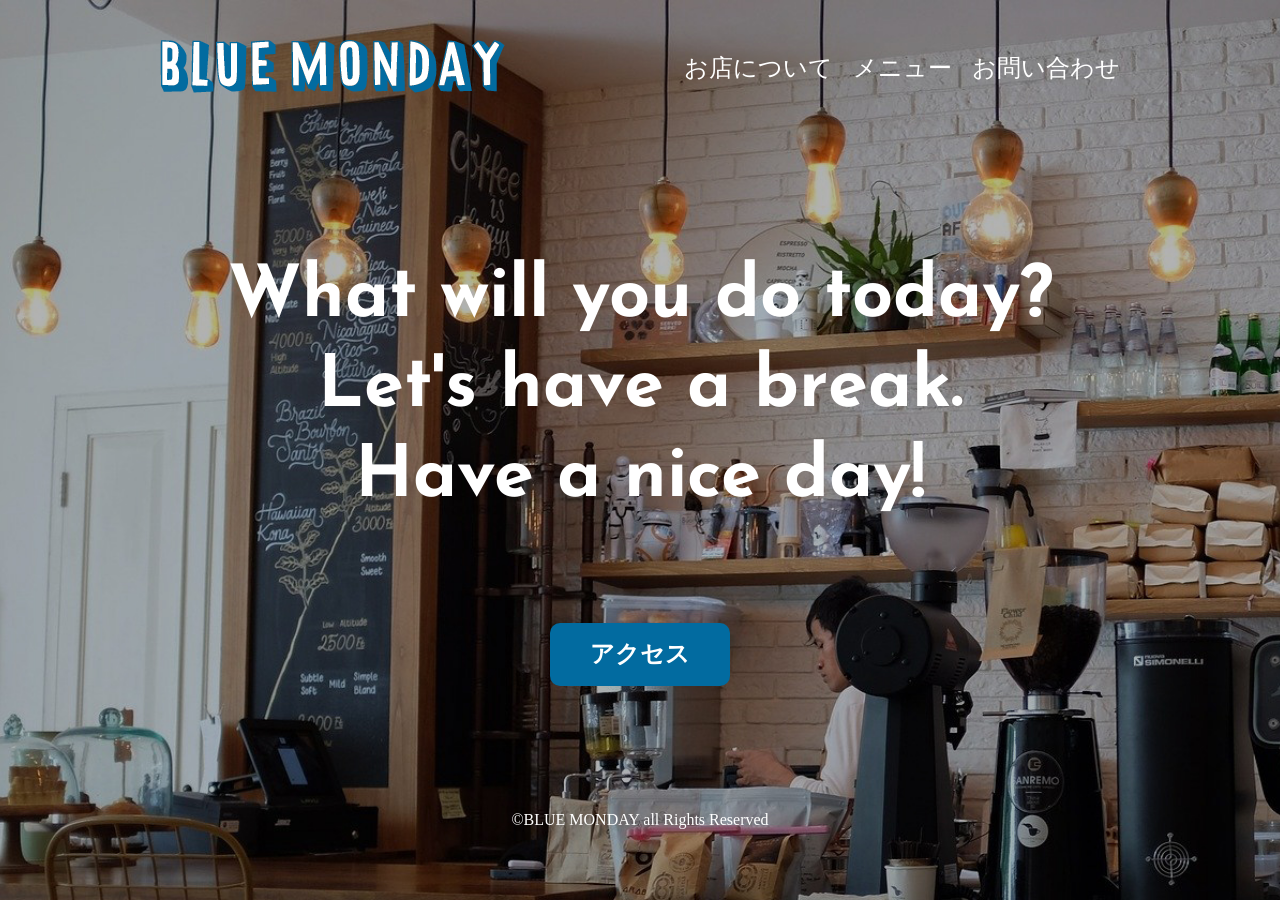
<file: BlueMonday/html_data/index.html>
<!doctype html>
<html>
<head>
<meta charset="UTF-8">
<title>BLUE MONDAY</title>
<link rel="stylesheet" href="css/reset.css">
<link rel="stylesheet" href="css/style.css">
<link rel="preconnect" href="https://fonts.googleapis.com">
<link rel="preconnect" href="https://fonts.gstatic.com" crossorigin>
<link href="https://fonts.googleapis.com/css2?family=Josefin+Sans:ital,wght@0,100..700;1,100..700&display=swap" rel="stylesheet">
<link rel="icon" href="favicon.ico">
</head>

<body id="top">
<header>
  <h1><a href="about.html"><img src="images/logo.png" alt="BLUE MONDAY"></a></h1>
  <nav>
    <ul>
      <li><a href="about.html">お店について</a></li>
      <li><a href="menu.html">メニュー</a></li>
      <li><a href="contact.html">お問い合わせ</a></li>
    </ul>
  </nav>
</header>
<p class="lead"> What will you do today?<br>
  Let's have a break.<br>
  Have a nice day! </p>
<div class="btn"><a href="#">アクセス</a></div>
<footer> <small>&copy;BLUE MONDAY all Rights Reserved</small> </footer>
</body>
</html>
</file>
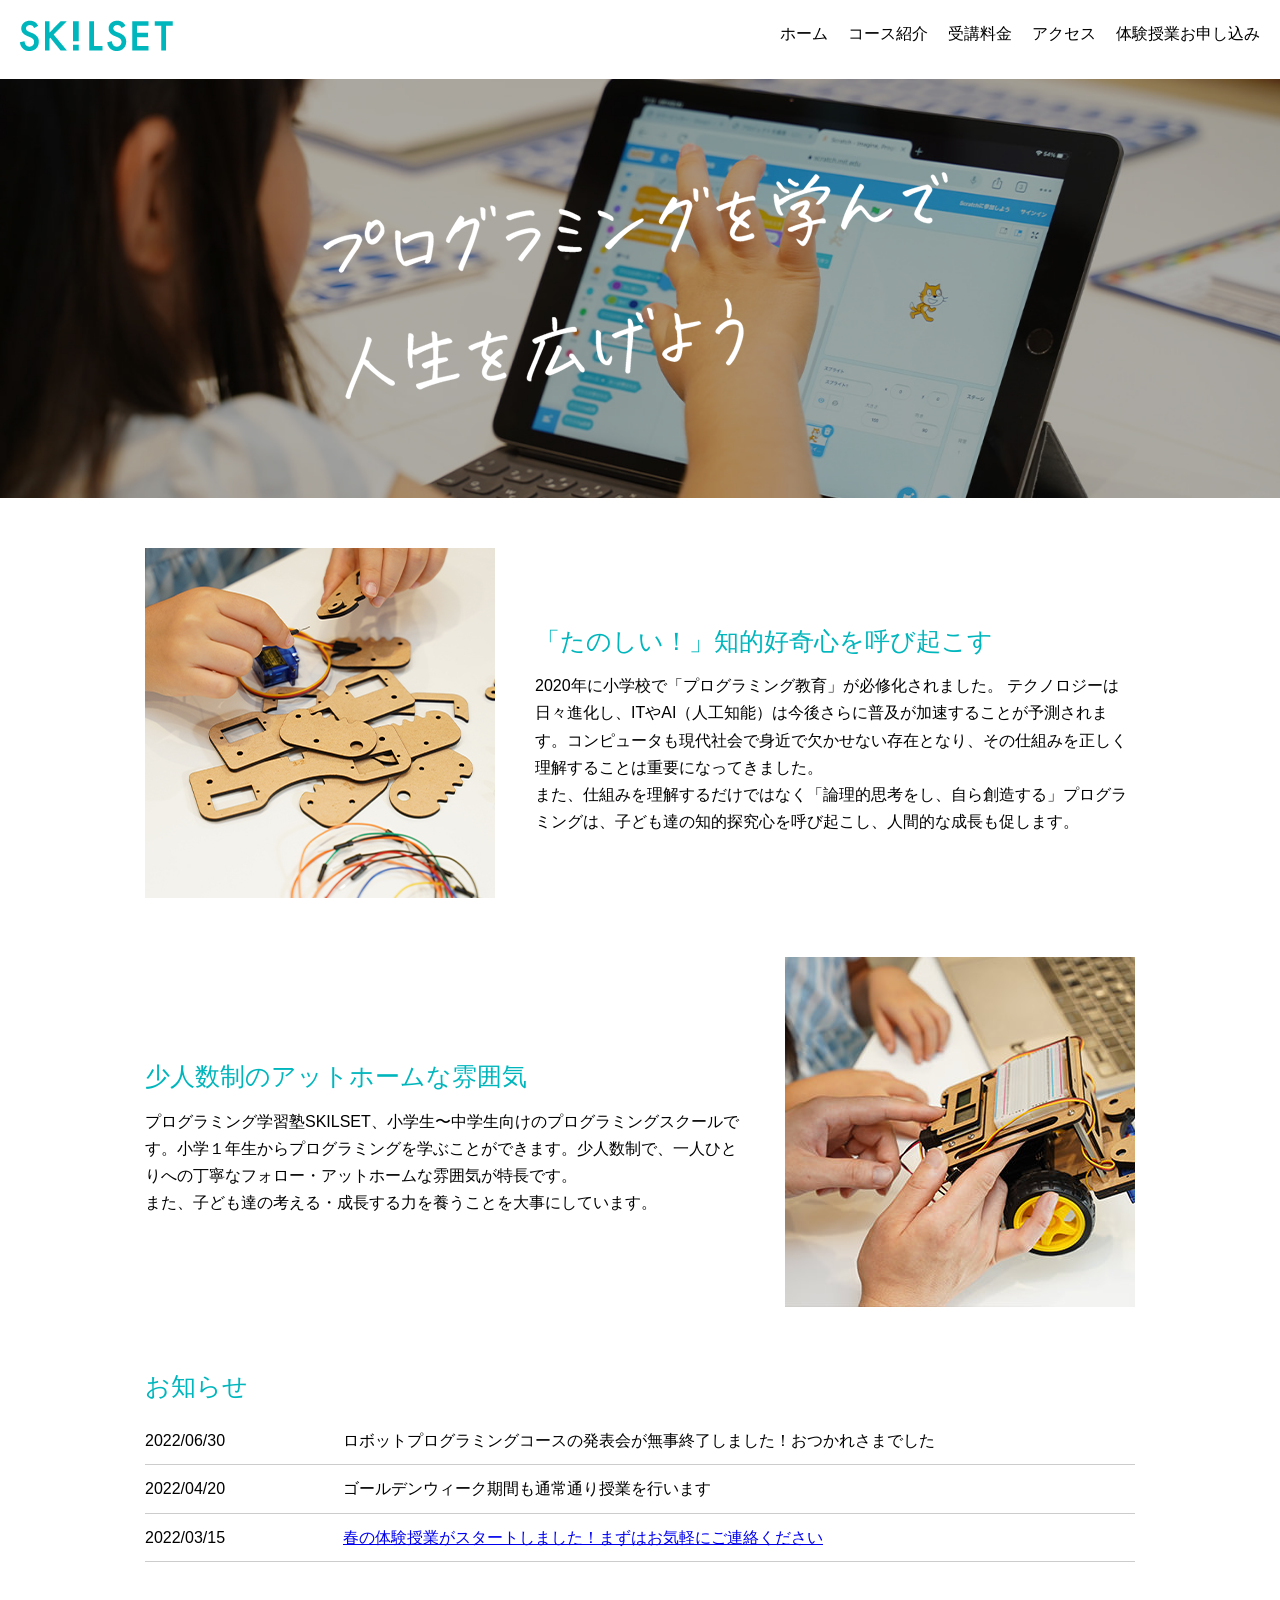
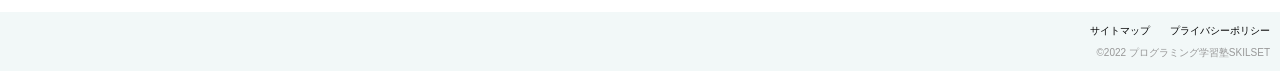
<file: SKILSET/html_data/index.html>
<!doctype html>
<html>
<head>
<meta charset="UTF-8">
<title>SKILSET</title>
<link rel="stylesheet" href="css/reset.css">
<link rel="stylesheet" href="css/style.css">
</head>

<body>
<header>		
<h1><img src="images/logo.png" alt="SKILSET"></h1>
<nav>
<ul>
<li><a href="index.html">ホーム</a></li>
<li><a href="course.html">コース紹介</a></li>
<li><a href="price.html">受講料金</a></li>
<li><a href="access.html">アクセス</a></li>
<li><a href="#">体験授業お申し込み</a></li>
</ul>
</nav>
</header>
	

	
<div id="main_visual">
<p><img src="images/catchcopy.png" alt="プログラミングを学んで人生を広げよう"></p>
</div><!--main_visual-->

<div id="contents">
<div class="info">
<figure><img src="images/top01.jpg" alt="top1"　width="300"></figure>
<div class="txt">	
<h2>「たのしい！」知的好奇心を呼び起こす</h2>	
<p>2020年に小学校で「プログラミング教育」が必修化されました。
テクノロジーは日々進化し、ITやAI（人工知能）は今後さらに普及が加速することが予測されます。コンピュータも現代社会で身近で欠かせない存在となり、その仕組みを正しく理解することは重要になってきました。<br>
また、仕組みを理解するだけではなく「論理的思考をし、自ら創造する」プログラミングは、子ども達の知的探究心を呼び起こし、人間的な成長も促します。</p>
</div><!--txt-->
</div><!--info-->

<div class="info">
<div class="txt">
<h2>少人数制のアットホームな雰囲気</h2>
<p>プログラミング学習塾SKILSET、小学生〜中学生向けのプログラミングスクールです。小学１年生からプログラミングを学ぶことができます。少人数制で、一人ひとりへの丁寧なフォロー・アットホームな雰囲気が特長です。<br>
また、子ども達の考える・成長する力を養うことを大事にしています。</p>
</div>
<figure><img src="images/top02.jpg" alt="top2"　width="300"></figure>
</div>
	
<section id="news">
<h2>お知らせ</h2>
<dl>
<dt>2022/06/30</dt>
<dd>ロボットプログラミングコースの発表会が無事終了しました！おつかれさまでした</dd>
</dl>
<dl>
<dt>2022/04/20</dt>
<dd>ゴールデンウィーク期間も通常通り授業を行います</dd>
</dl>
<dl>
<dt>2022/03/15</dt>
<dd><a href="#">春の体験授業がスタートしました！まずはお気軽にご連絡ください</a></dd>
</dl>
</section>
</div>
		
<footer>
	
<nav>	
<ul>
<li><a href="#">サイトマップ</a></li>
<li><a href="#">プライバシーポリシー</a></li>
</ul>
</nav>	
<small>&copy;2022 プログラミング学習塾SKILSET</small>
</footer>
</body>
</html>
</file>
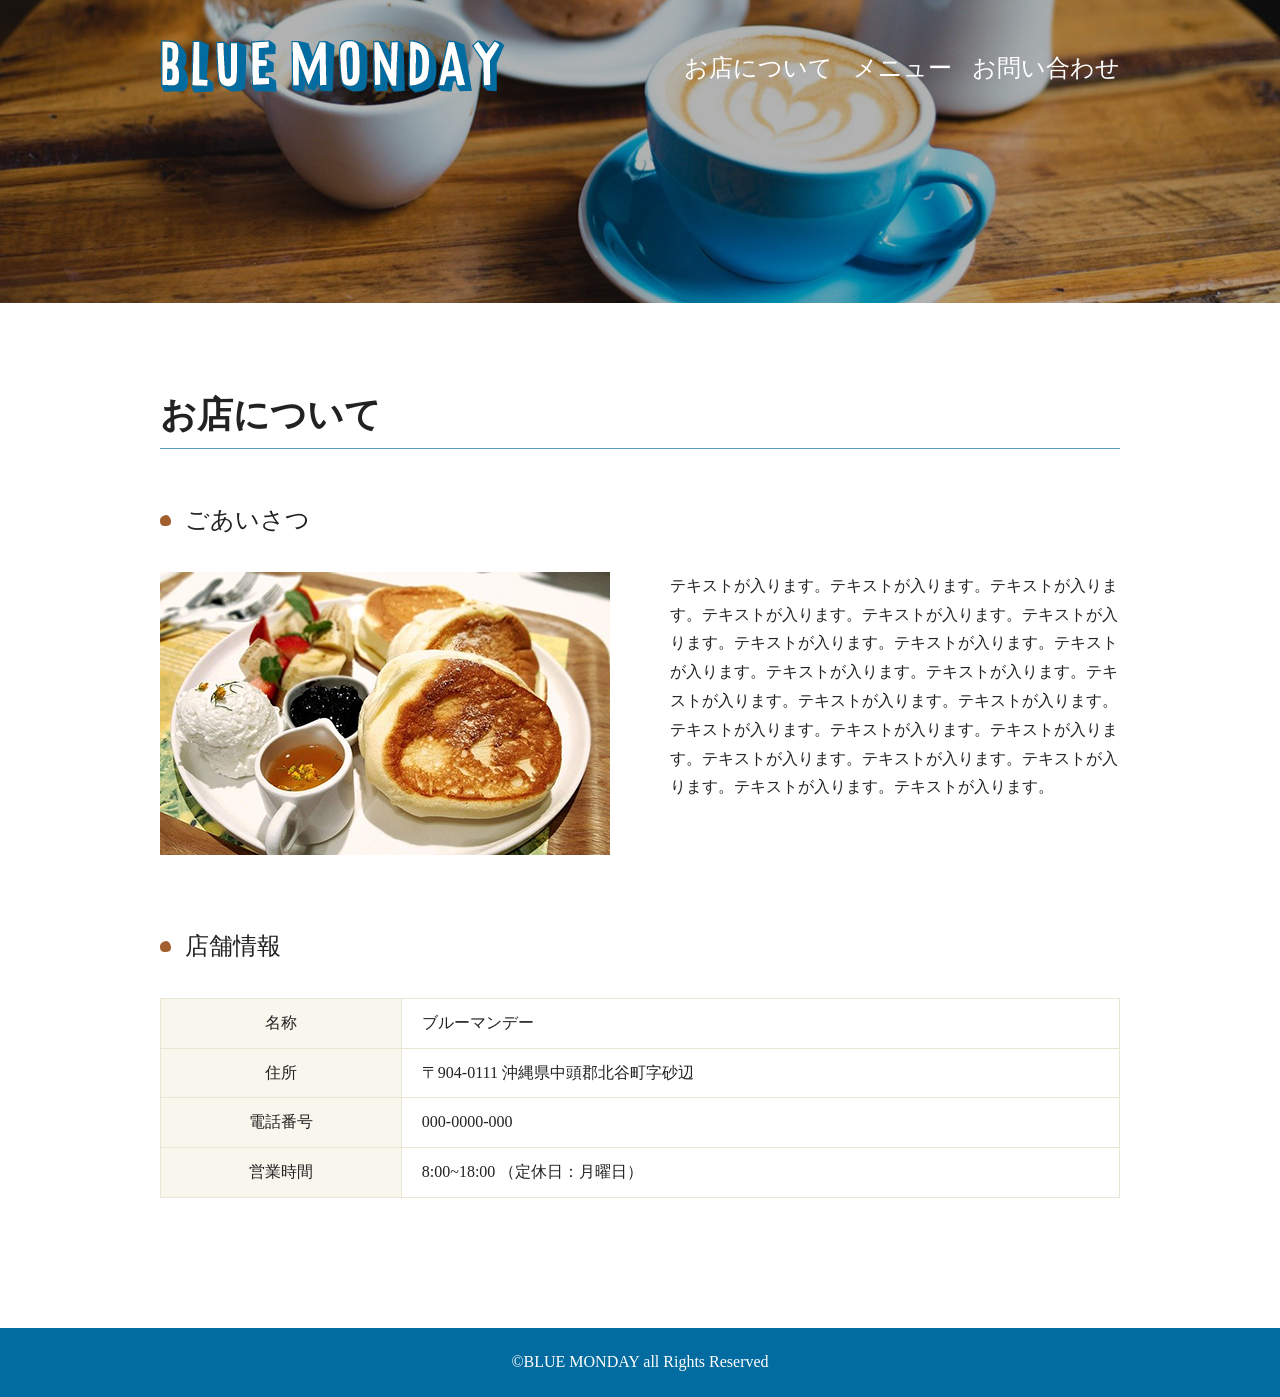
<file: BlueMonday/html_data/about.html>
<!doctype html>
<html>
<head>
<meta charset="UTF-8">
<title>about</title>
<link rel="stylesheet" href="css/reset.css">
<link rel="stylesheet" href="css/style.css">
<link rel="preconnect" href="https://fonts.googleapis.com">
<link rel="preconnect" href="https://fonts.gstatic.com" crossorigin>
<link href="https://fonts.googleapis.com/css2?family=Josefin+Sans:ital,wght@0,100..700;1,100..700&display=swap" rel="stylesheet">
</head>

<body>
<div class="main_visual about">
  <header>
    <h1><a href="index.html"><img src="images/logo.png" alt="BLUE MONDAY"></a></h1>
    <nav>
      <ul>
        <li><a href="about.html">お店について</a></li>
        <li><a href="menu.html">メニュー</a></li>
        <li><a href="contact.html">お問い合わせ</a></li>
      </ul>
    </nav>
  </header>
</div>
<!--main_visual-->

<div id="contents">
	
    <h2>お店について</h2>
    <h3>ごあいさつ</h3>
	<div class="column2">
  <div class="col">
	  <figure><img src="images/gazou.png" alt=""></figure></div>
    <div class="col">
      <p>テキストが入ります。テキストが入ります。テキストが入ります。テキストが入ります。テキストが入ります。テキストが入ります。テキストが入ります。テキストが入ります。テキストが入ります。テキストが入ります。テキストが入ります。テキストが入ります。テキストが入ります。テキストが入ります。テキストが入ります。テキストが入ります。テキストが入ります。テキストが入ります。テキストが入ります。テキストが入ります。テキストが入ります。テキストが入ります。</p>
    </div>
  </div>
  <h3>店舗情報</h3>
  <table>
    <tr>
      <th>名称</th>
      <td>ブルーマンデー</td>
    </tr>
    <tr>
      <th>住所</th>
      <td>〒904-0111 沖縄県中頭郡北谷町字砂辺</td>
    </tr>
    <tr>
      <th>電話番号</th>
      <td>000-0000-000</td>
    </tr>
    <tr>
      <th>営業時間</th>
      <td>8:00~18:00 （定休日：月曜日）</td>
    </tr>
  </table>
	</div>
<!--contents-->

<footer> <small>&copy;BLUE MONDAY all Rights Reserved</small> </footer>
</body>
</html>
</file>
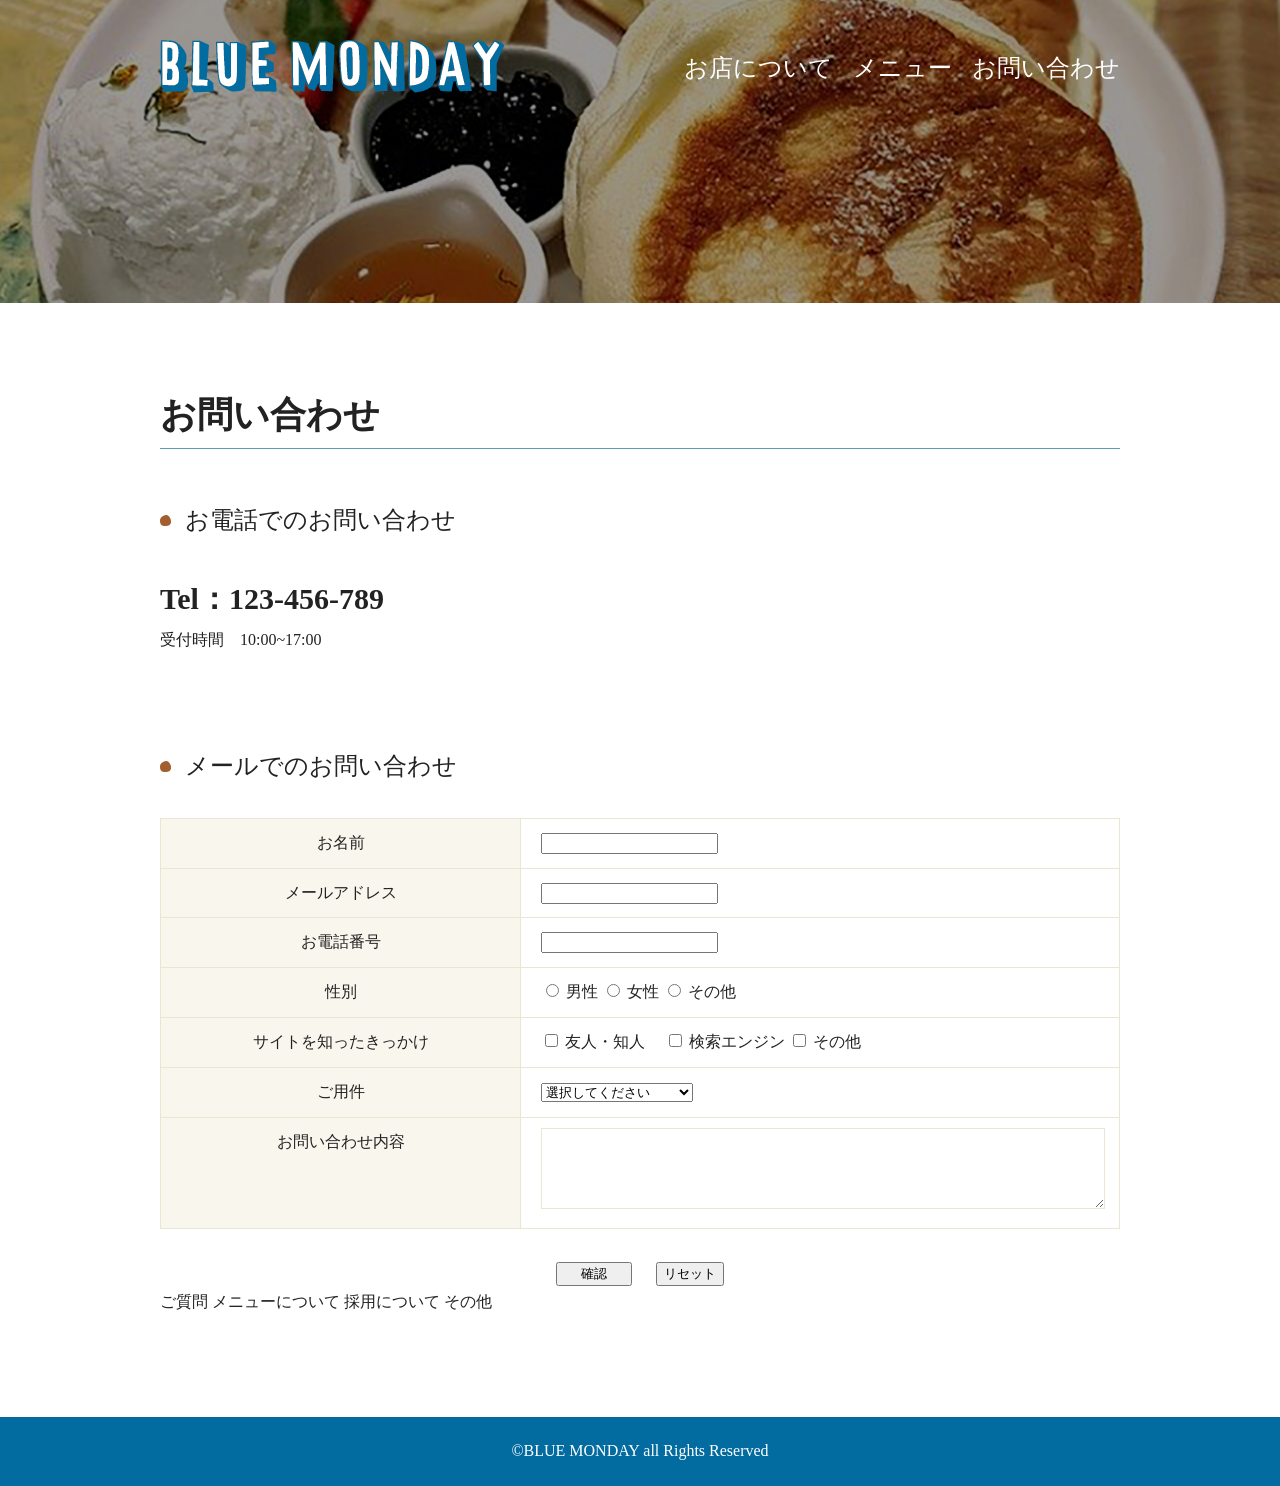
<file: BlueMonday/html_data/contact.html>
<!doctype html>
<html>
<head>
<meta charset="UTF-8">
<title>about</title>
<link rel="stylesheet" href="css/reset.css">
<link rel="stylesheet" href="css/style.css">
<link rel="preconnect" href="https://fonts.googleapis.com">
<link rel="preconnect" href="https://fonts.gstatic.com" crossorigin>
<link href="https://fonts.googleapis.com/css2?family=Josefin+Sans:ital,wght@0,100..700;1,100..700&display=swap" rel="stylesheet">
</head>

<body>
<div class="main_visual contact">
  <header>
    <h1><a href="index.html"><img src="images/logo.png" alt="BLUE MONDAY"></a></h1>
    <nav>
      <ul>
        <li><a href="about.html">お店について</a></li>
        <li><a href="menu.html">メニュー</a></li>
        <li><a href="contact.html">お問い合わせ</a></li>
      </ul>
    </nav>
  </header>
</div>
<!--main_visual-->

<div id="contents">
  <h2>お問い合わせ</h2>
  <h3>お電話でのお問い合わせ</h3>
  <p class="tel">Tel：123-456-789</p>
  <p class="mb">受付時間　10:00~17:00</p>
  <h3>メールでのお問い合わせ</h3>
  <form method="post" action="mail.php">
    <table class="formTable">
      <tr>
        <th>お名前</th>
        <td><input type="text" name="お名前"></td>
      </tr>
      <tr>
        <th>メールアドレス</th>
        <td><input type="text" name="Email"></td>
      </tr>
      <tr>
        <th>お電話番号</th>
        <td><input type="text" name="電話番号"></td>
      </tr>
      <tr>
        <th>性別</th>
        <td><input type="radio" name="性別" value="男性">
          男性
          <input type="radio" name="性別" value="女性">
          女性
          <input type="radio" name="性別" value="その他">
          その他 </td>
      </tr>
      <tr>
        <th>サイトを知ったきっかけ</th>
        <td><input name="サイトを知ったきっかけ[]" type="checkbox" value="友人・知人" />
          友人・知人　
          <input name="サイトを知ったきっかけ[]" type="checkbox" value="検索エンジン" />
          検索エンジン
          <input name="サイトを知ったきっかけ[]" type="checkbox" value="その他" />
          その他</td>
      </tr>
      <tr>
        <th>ご用件</th>
        <td><select name="ご用件">
            <option value="">選択してください</option>
            <option value="ご質問・お問い合わせ">ご質問・お問い合わせ</option>
            <option value="リンクについて">リンクについて</option>
          </select></td>
      </tr>
      <tr>
        <th>お問い合わせ内容<br /></th>
        <td><textarea name="お問い合わせ内容" cols="5<h2></h2>0" rows="5"></textarea></td>
      </tr>
    </table>
    <p align="center">
      <input type="submit" value="　 確認 　" />
      　
      <input type="reset" value="リセット" />
    </p>
  </form>
  ご質問
  メニューについて
  採用について
  その他 </div>
<!--contents-->

<footer> <small>&copy;BLUE MONDAY all Rights Reserved</small> </footer>
</body>
</html>
</file>
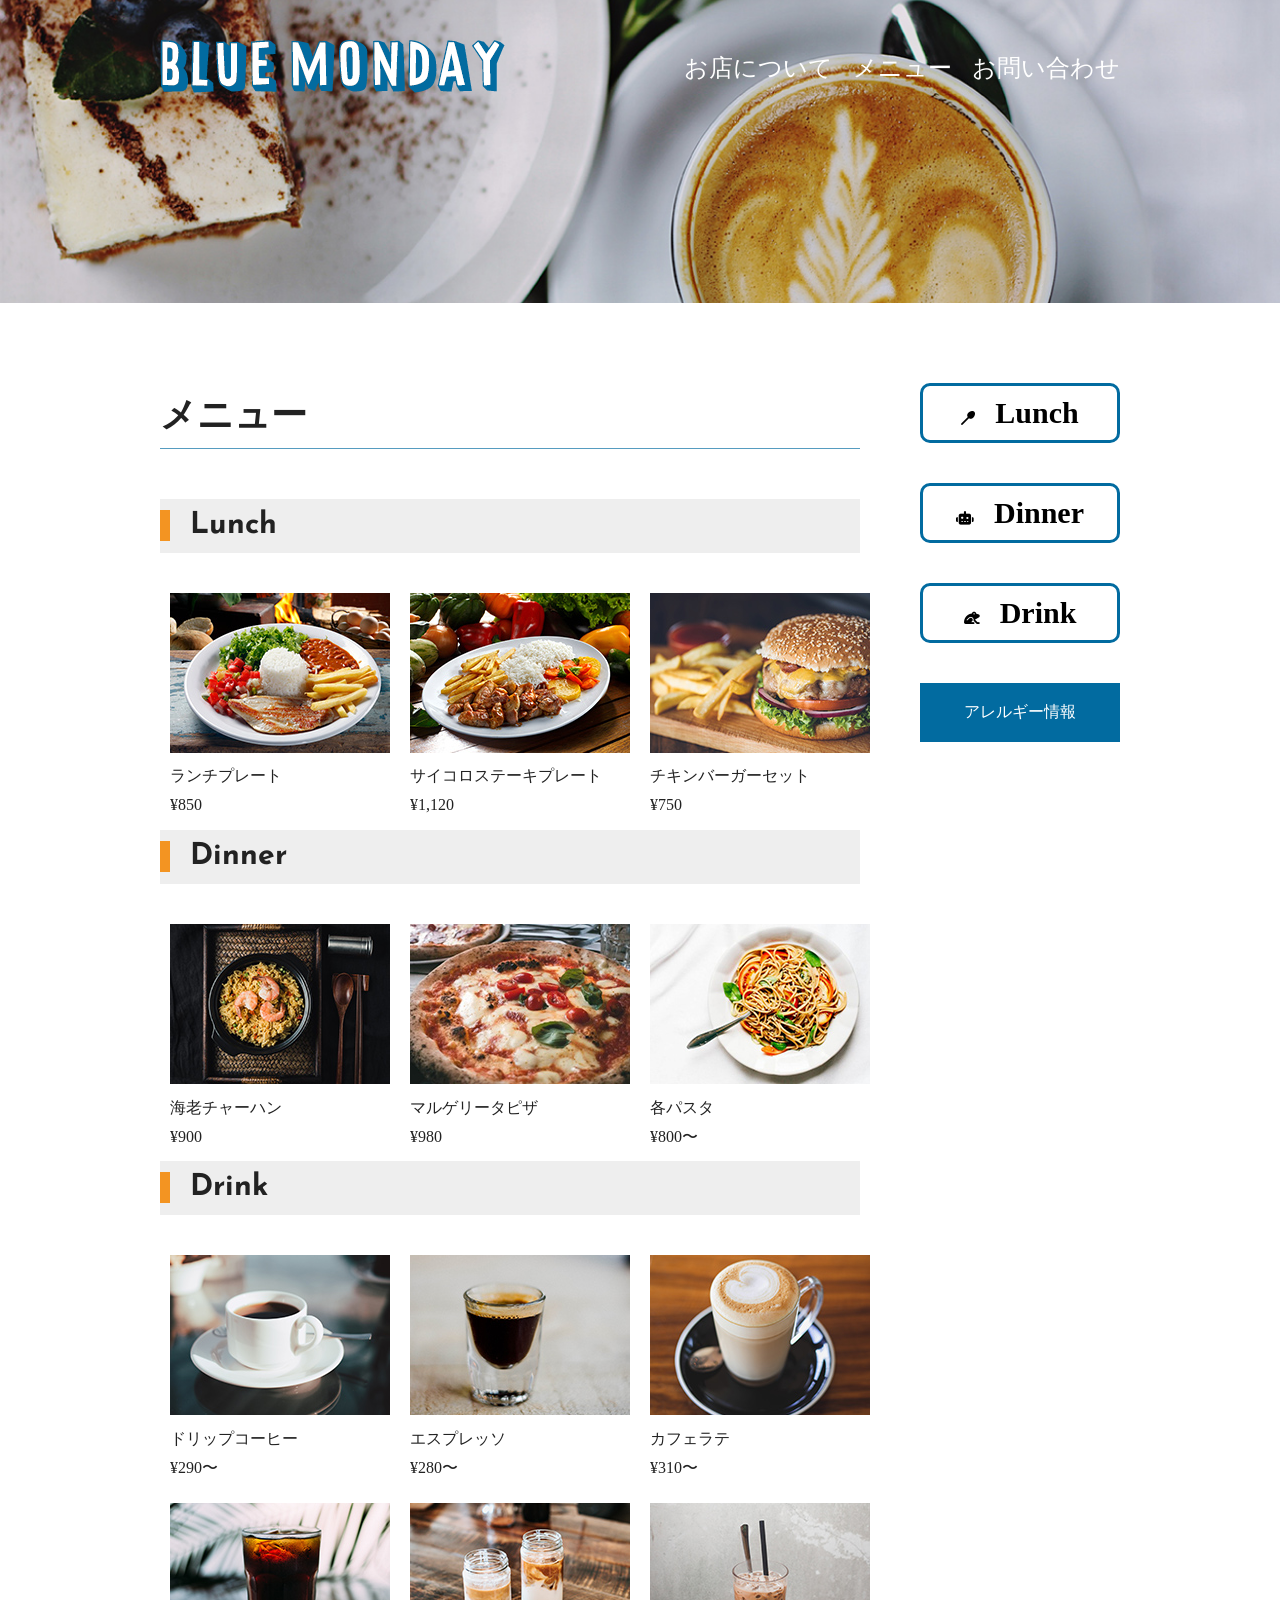
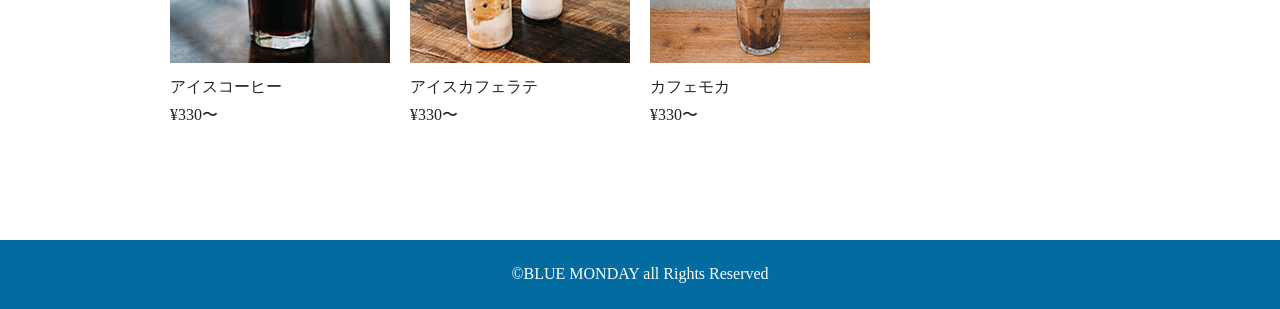
<file: BlueMonday/html_data/menu.html>
<!doctype html>
<html>
<head>
<meta charset="UTF-8">
<title>about</title>
<link rel="stylesheet" href="css/reset.css">
<link rel="stylesheet" href="css/style.css">
<link rel="preconnect" href="https://fonts.googleapis.com">
<link rel="preconnect" href="https://fonts.gstatic.com" crossorigin>
<link href="https://fonts.googleapis.com/css2?family=Josefin+Sans:ital,wght@0,100..700;1,100..700&display=swap" rel="stylesheet">

<link rel="stylesheet" href="https://cdnjs.cloudflare.com/ajax/libs/font-awesome/6.6.0/css/all.min.css">
</head>

<body>
<div class="main_visual menu">
  <header>
    <h1><a href="index.html"><img src="images/logo.png" alt="BLUE MONDAY"></a></h1>
    <nav>
      <ul>
        <li><a href="about.html">お店について</a></li>
        <li><a href="menu.html">メニュー</a></li>
        <li><a href="contact.html">お問い合わせ</a></li>
      </ul>
    </nav>
  </header>
</div>
<!--main_visual-->

<div id="contents">
	<div id="main_contents">
  <h2>メニュー</h2>
  <h3 id="lunch"><span>Lunch</span></h3>
  <div class="column3">
    <div class="col">
      <figure><img src="images/lunch.jpg" alt=""></figure>
      <p>ランチプレート<br>
        ¥850</p>
    </div>
    <div class="col">
      <figure><img src="images/lunch1.jpg" alt=""></figure>
      <p>サイコロステーキプレート<br>
        ¥1,120</p>
    </div>
    <div class="col">
      <figure><img src="images/lunch2.jpg" alt=""></figure>
      <p>チキンバーガーセット<br>
        ¥750</p>
    </div>
  </div>
  <h3 id="dinner"><span>Dinner</span></h3>
  <div class="column3">
    <div class="col">
      <figure><img src="images/dinner.jpg" alt=""></figure>
      <p>海老チャーハン<br>
        ¥900</p>
    </div>
    <div class="col">
      <figure><img src="images/dinner1.jpg" alt=""></figure>
      <p>マルゲリータピザ<br>
        ¥980</p>
    </div>
    <div class="col">
      <figure><img src="images/dinner2.jpg" alt=""></figure>
      <p>各パスタ<br>
        ¥800〜</p>
    </div>
  </div>
  <h3 id="drink"><span>Drink</span></h3>
  <div class="column3">
    <div class="col">
      <figure><img src="images/drink1.jpg" alt=""></figure>
      <p>ドリップコーヒー<br>
        ¥290〜</p>
    </div>
    <div class="col">
      <figure><img src="images/drink2.jpg" alt=""></figure>
      <p>エスプレッソ<br>
        ¥280〜</p>
    </div>
    <div class="col">
      <figure><img src="images/drink3.jpg" alt=""></figure>
      <p>カフェラテ<br>
        ¥310〜</p>
    </div>
  </div>
  <div class="column3">
    <div class="col">
      <figure><img src="images/drink4.jpg" alt=""></figure>
      <p>アイスコーヒー<br>
        ¥330〜</p>
    </div>
    <div class="col">
      <figure><img src="images/drink5.jpg" alt=""></figure>
      <p>アイスカフェラテ<br>
        ¥330〜</p>
    </div>
    <div class="col">
      <figure><img src="images/drink6.jpg" alt=""></figure>
      <p>カフェモカ<br>
        ¥330〜</p>
    </div>
  </div>
		</div>
  <div id="sub">
    <ul>
      <li><a href="#lunch"><i class="fa-solid fa-spoon"></i>Lunch</a></li>
      <li><a href="#dinner"><i class="fa-solid fa-robot"></i>Dinner</a></li>
      <li><a href="#drink"><i class="fa-solid fa-frog"></i>Drink</a></li>
    </ul>
    <p><a href="#">アレルギー情報</a></p>
  </div>
</div>
<!--contents-->

<footer> <small>&copy;BLUE MONDAY all Rights Reserved</small> </footer>
</body>
</html>
</file>
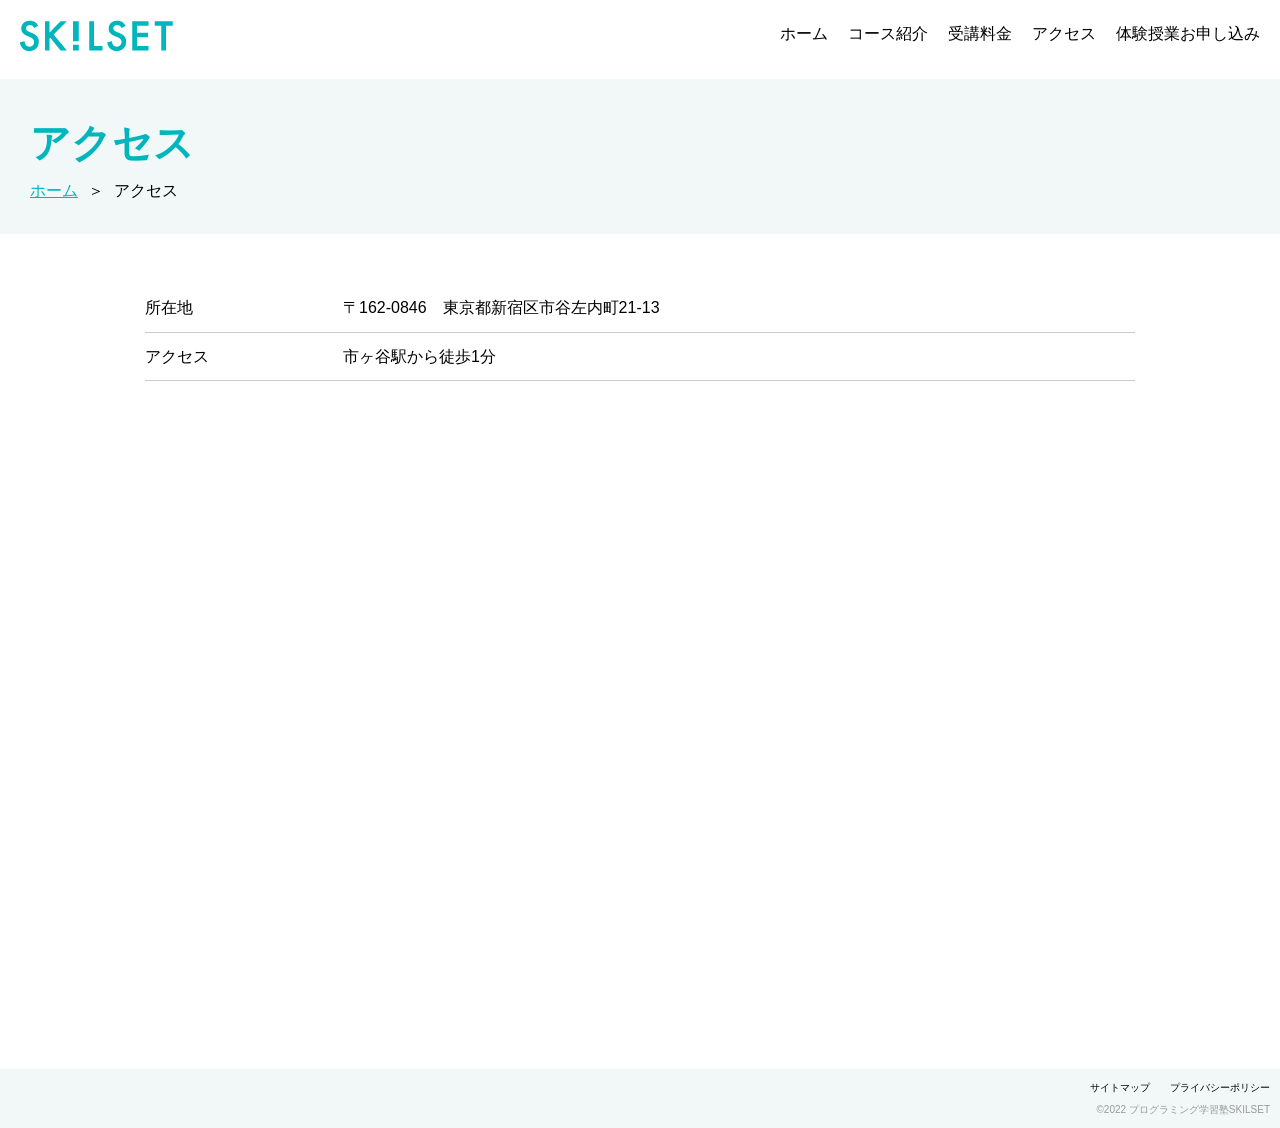
<file: SKILSET/html_data/access.html>
<!doctype html>
<html>
<head>
<meta charset="UTF-8">
<title>SKILSET</title>
<link rel="stylesheet" href="css/reset.css">
<link rel="stylesheet" href="css/style.css">
</head>

<body>
<header>		
<h1><img src="images/logo.png" alt="SKILSET"></h1>
<nav>
<ul>
<li><a href="index.html">ホーム</a></li>
<li><a href="course.html">コース紹介</a></li>
<li><a href="price.html">受講料金</a></li>
<li><a href="access.html">アクセス</a></li>
<li><a href="#">体験授業お申し込み</a></li>
</ul>
</nav>
</header>
	
<div class="t1tle_area">
	<h1>アクセス</h1>
	<ul>
		<li><a href="index.html">ホーム</a></li>
		<li>アクセス</li>
	</ul>
</div>	
	

<div id="contents">
	
<dl>
<dt>所在地</dt>
<dd>〒162-0846　東京都新宿区市谷左内町21-13</dd>
</dl>
<dl>
<dt>アクセス</dt>
<dd>市ヶ谷駅から徒歩1分</dd>
</dl>

<div class="map">
<iframe src="https://www.google.com/maps/embed?pb=!1m18!1m12!1m3!1d3240.332840476917!2d139.73306341201925!3d35.69342617246896!2m3!1f0!2f0!3f0!3m2!1i1024!2i768!4f13.1!3m3!1m2!1s0x60188c5e40fd8ca9%3A0xe4e83101398f38cf!2z44CSMTYyLTA4NDYg5p2x5Lqs6YO95paw5a6_5Yy65biC6LC35bem5YaF55S677yS77yR4oiS77yR77yT!5e0!3m2!1sja!2sjp!4v1718850477102!5m2!1sja!2sjp" width="990" height="600" style="border:0;" allowfullscreen="" loading="lazy" referrerpolicy="no-referrer-when-downgrade"></iframe>
</div>


</div><!--contents-->
		
<footer>	
<nav>	
<ul>
<li><a href="#">サイトマップ</a></li>
<li><a href="#">プライバシーポリシー</a></li>
</ul>
</nav>	
<small>&copy;2022 プログラミング学習塾SKILSET</small>
</footer>
</body>
</html>
</file>
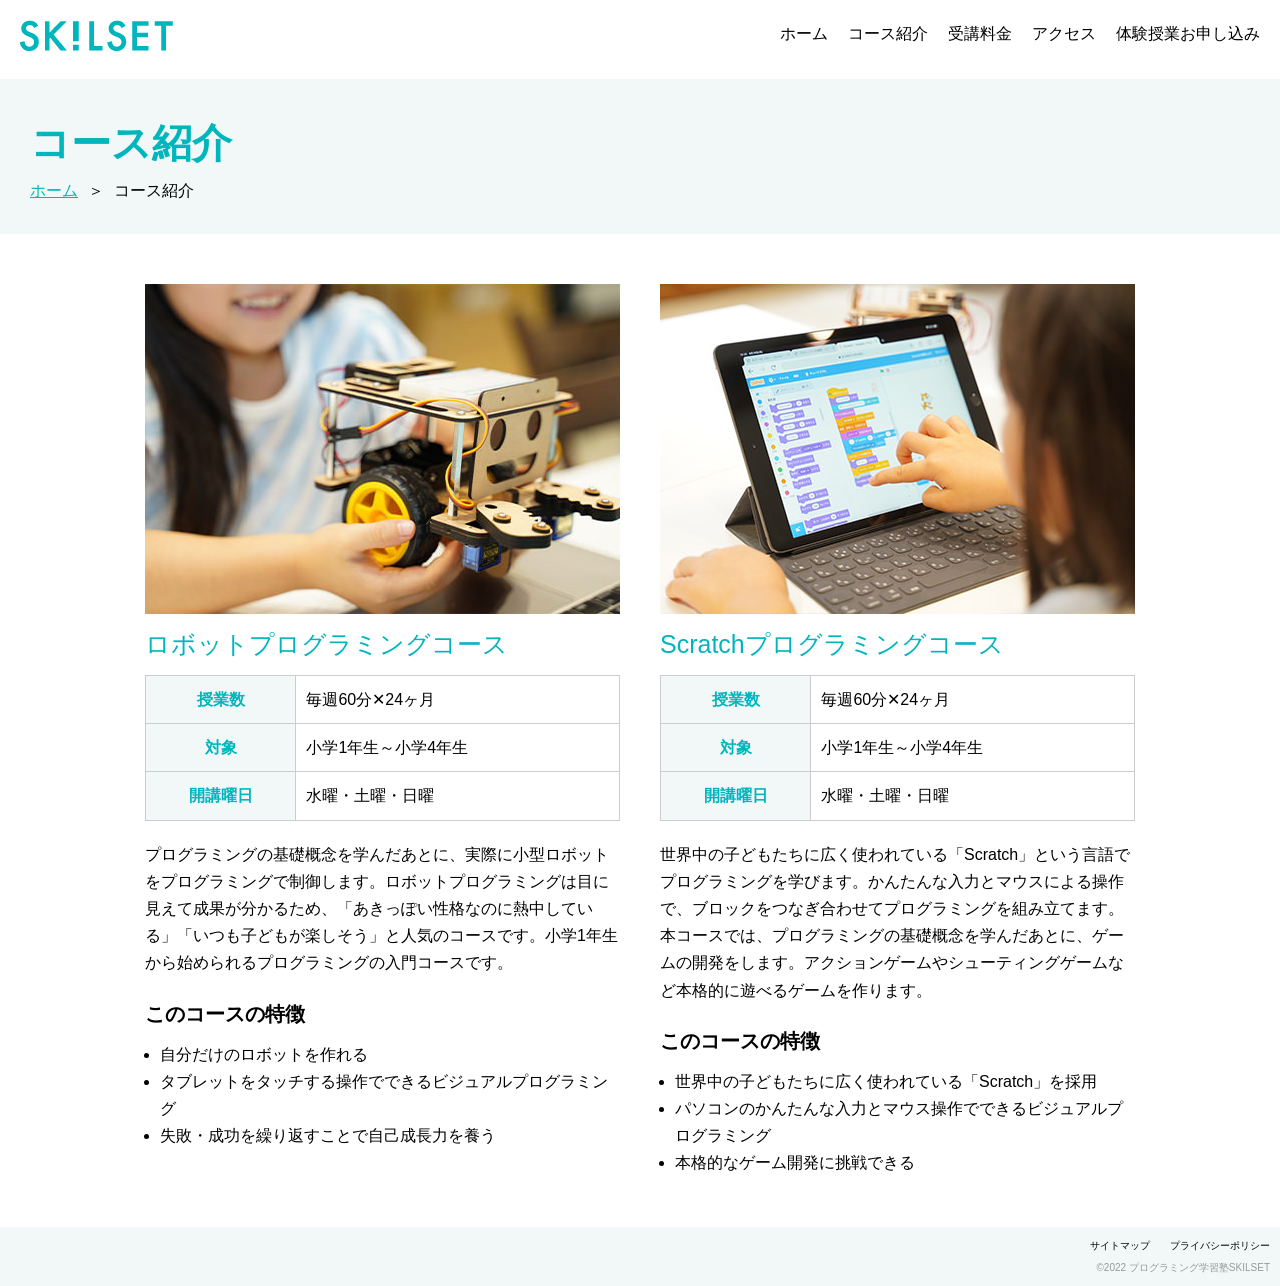
<file: SKILSET/html_data/course.html>
<!doctype html>
<html>
<head>
<meta charset="UTF-8">
<title>SKILSET</title>
<link rel="stylesheet" href="css/reset.css">
<link rel="stylesheet" href="css/style.css">
</head>

<body>
<header>		
<h1><img src="images/logo.png" alt="SKILSET"></h1>
<nav>
<ul>
<li><a href="index.html">ホーム</a></li>
<li><a href="course.html">コース紹介</a></li>
<li><a href="price.html">受講料金</a></li>
<li><a href="access.html">アクセス</a></li>
<li><a href="#">体験授業お申し込み</a></li>
</ul>
</nav>
</header>
	
<div class="t1tle_area">
	<h1>コース紹介</h1>
	<ul>
		<li><a href="index.html">ホーム</a></li>
		<li>コース紹介</li>
	</ul>
</div>	
	

<div id="contents" class="course_list">

<div class="course">
<figure><img src="images/course01.jpg" alt="top1"　width="300"></figure>	
	
<h2>ロボットプログラミングコース</h2>
	
<table>
	<tr>
		<th>授業数</th><td>毎週60分✕24ヶ月</td>
	</tr>
	<tr>
		<th>対象</th><td>小学1年生～小学4年生</td>
	</tr>
	<tr>
		<th>開講曜日</th><td>水曜・土曜・日曜</td>
	</tr>
</table>

<p>
プログラミングの基礎概念を学んだあとに、実際に小型ロボットをプログラミングで制御します。ロボットプログラミングは目に見えて成果が分かるため、「あきっぽい性格なのに熱中している」「いつも子どもが楽しそう」と人気のコースです。小学1年生から始められるプログラミングの入門コースです。
</p>

<h3>このコースの特徴</h3>
	
<nav>	
<ul>
<li>自分だけのロボットを作れる</li>
<li>タブレットをタッチする操作でできるビジュアルプログラミン
グ</li>
<li>失敗・成功を繰り返すことで自己成長力を養う</li>
</ul>
</nav>	



</div><!--course-->
	
<div class="course">
<figure><img src="images/course02.jpg" alt="top1"　width="300"></figure>
	
<h2>Scratchプログラミングコース</h2>
	
<table>
	<tr>
		<th>授業数</th><td>毎週60分✕24ヶ月</td>
	</tr>
	<tr>
		<th>対象</th><td>小学1年生～小学4年生</td>
	</tr>
	<tr>
		<th>開講曜日</th><td>水曜・土曜・日曜</td>
	</tr>
</table>
	
<p>	
世界中の子どもたちに広く使われている「Scratch」という言語でプログラミングを学びます。かんたんな入力とマウスによる操作で、ブロックをつなぎ合わせてプログラミングを組み立てます。
本コースでは、プログラミングの基礎概念を学んだあとに、ゲームの開発をします。アクションゲームやシューティングゲームなど本格的に遊べるゲームを作ります。
</p>
	
<h3>このコースの特徴</h3>
	
<nav>	
<ul>
<li>世界中の子どもたちに広く使われている「Scratch」を採用</li>
<li>パソコンのかんたんな入力とマウス操作でできるビジュアルプログラミング</li>
<li>本格的なゲーム開発に挑戦できる	</li>
</ul>
</nav>	

</div><!--course-->

</div><!--contents-->
		
<footer>	
<nav>	
<ul>
<li><a href="#">サイトマップ</a></li>
<li><a href="#">プライバシーポリシー</a></li>
</ul>
</nav>	
<small>&copy;2022 プログラミング学習塾SKILSET</small>
</footer>
</body>
</html>
</file>
<file: BlueMonday/html_data/css/style.css>
@charset "UTF-8";
/* CSS Document */

html{
	scroll-behavior: smooth;
}

body{
	font-family: YuGothic, "Yu Gothic medium", "Hiragino Sans", Meiryo, "sans-serif";
	color: #222;
	font-size: 16px;
	line-height: 1.8;
}

body#top{
	background: url("../images/dg_top.jpg") no-repeat center center;
	background-size: cover;
	background-attachment: fixed;
}

.main_visual{
	padding-bottom: 200px;
}

.main_visual.about{
	background: url("../images/top.jpg") no-repeat center center;
	background-size: cover;
}

.main_visual.menu{
	background: url("../images/header.jpg") no-repeat center center;
	background-size: cover;
}

.main_visual.contact{
	background: url("../images/bg_contact.jpg") no-repeat center center;
	background-size: cover;
}

header{
	width: 960px;
	margin: 0 auto;
	display: flex;
	justify-content: space-between;
	align-items: center;
	padding-top: 40px;

}

header ul{
	display: flex;
}

header li{
	margin-left: 20px;
	font-size: 24px;
}

header li {
  padding-bottom: 5px;
  position: relative;
}
header li::before {
  background: #ff701e;
  content: '';
  width: 100%;
  height: 2px;
  position: absolute;
  left: 0;
  bottom: 0;
  margin: auto;
  transform-origin: right top;
  transform: scale(0, 1);
  transition: transform .3s;
}
header li:hover::before {
  transform-origin: left top;
  transform: scale(1, 1);
}

header li a{
	color: #FFF;
	text-decoration: none;
}

.lead{
	text-align: center;
	color: #fff;
	font-size: 72px;
	font-weight: bold;
	line-height: 1.25;
	padding-top: 150px;
	padding-bottom: 100px;
	font-family: "Josefin Sans", sans-serif;
}

.btn{
	text-align: center;
	
}

.btn a{
	padding: 10px 40px;
	background: #026ba0;
	color: #fff;
	text-decoration: none;
	display: inline-block;
	font-size: 24px;
	font-weight: bold;
	border-radius: 10px;
}

.btn a:hover{
	opacity: 0.6;
}

footer{
	margin-top: 100px;
	text-align: center;
	color: #fff;
	background: #026ba0;
	padding: 20px 0;
}

body#top footer{
	background: none;
}

#contents{
	width: 960px;
	margin: 0 auto;
	padding-top: 80px;
	overflow: hidden;
}

#contents h2{
	font-size: 36px;
	border-bottom: 1px #569cc0 solid;
	font-weight: bold; 
	margin-bottom: 50px;
}

#contents h3{
	font-size: 24px;
	background: url("../images/point.png") no-repeat left center;
	padding-left: 25px;
	margin-bottom: 30px;
}

.column2{
	display: flex;
	justify-content: space-between;
    margin-bottom: 60px;
}

.column2 .col{
	width: 450px;
}

#contents table{
	width: 100%;
	margin-bottom: 30px;
}

#contents th{
	padding: 10px 20px;
	border: 1px #eae6d4 solid;
	background: #f8f6ed;
	vertical-align: top;
}

#contents td{
	padding: 10px 20px;
	border: 1px #eae6d4 solid;
}

input [type="text"]{
	width: 100%;
	border: 1px #eae6d4 solid;
	padding: 5px 0;
}

textarea{
	width: 100%;
	border: 1px #eae6d4 solid;
}

.column3{
	display: flex;
	justify-content: flex-start;
}


.column3 .col{
	margin: 10px;
}

#main_contents{
	float: left;
	width: 700px;
}

#sub{
	float: right;
	width: 200px;
}

#main_contents h3{
	font-size: 30px;
	font-family: "Josefin Sans", sans-serif;
	font-weight: bold;
	background: #eee;
	padding-left: 0;
}

#main_contents h3 span{
	border-left: 10px #f39422 solid;
	padding-left: 20px;
}

#sub li{
	font-display: "Josefin Sans", "sans-serif";
	font-size: 30px;
	font-weight: bold;
	border: 3px #026ba0 solid;
	margin-bottom: 40px;
	text-align: center;
	border-radius: 10px;
}

#sub li a{
	display: block;
	color: #000;
	text-decoration: none;
	
}

#sub li i{
	margin-right: 20px;
	font-size: 14px;
}

#sub p a{
	display:  block;
	color: #fff;
	background: #026ba0;
	text-align: center;
	text-decoration: none;
	padding: 15px 0;
	border-bottom: 60px;
}

.tel{
	font-size: 30px;
	font-weight: bold;
}

.mb{
	margin-bottom: 90px;
}
</file>
<file: SKILSET/html_data/css/style.css>
@charset "UTF-8";
/* CSS Document */

body{
	font-family: YuGothic,'Yu Gothic','Hiragino Kaku Gothic ProN','ヒラギノ角ゴ ProN W3',sans-serif;
	font-size: 16px;
	color: #000;
	line-height: 1.7;
}



header{
	padding: 20px;
	display: flex;
	justify-content: space-between;
}

header ul{
	display: flex;
}

header li{
	margin-left: 20px;
	
}

header li a{
	color: #000;
	text-decoration: none;
}

header li a:hover{
	color: #00B6BD;
}

#main_visual{
	padding: 80px 0;
	text-align: center;
	background: url("../images/visual.jpg")no-repeat center center;
	background-size: cover;
}

#contents{
	width: 990px;
	margin: 50px auto;
}

#contents.course_list{
	display: flex;
	justify-content: space-between;
}





.info{
	display: flex;
	justify-content: space-between;
	align-items: center;
	margin-bottom: 50px;
}

.info figure{
	width: 350px;
}

.txt{
	width: 600px;
}

h2{
	font-size: 25px;
	color: #00b6bd;
	margin-bottom: 10px;
}

dl{
	display: flex;
	border-bottom: 1px #ccc solid;
	padding: 10px 0;
}

dt{
	width: 20%;
	
}

dd{
	
}

footer{
	background: #F2F8F8;
	padding: 10px;
	font-size: 10px;
	/*text-align: right;*/	
}



footer ul{
	display: flex;
	justify-content: flex-end;
	padding-bottom: 5px;
}

footer small{
	display: flex;
	justify-content: flex-end;
	color:#989898;
	padding: 0px;
}

footer li a{
	text-decoration: none;
	color: #000;
}

footer li{
	margin-left: 20px;
}

.t1tle_area{
	background: #f2f8f8;
	padding: 30px;
}

.t1tle_area h1{
	font-size: 40px;
	color: #00B6BD;
	font-weight: bold;
}

.t1tle_area ul{
	display: flex;
	
}

.t1tle_area li:after{
	content: "＞";
	margin: 0 10px;
}

.t1tle_area li:last-child:after{
	content: "";
}

.t1tle_area li a{
	color: #00B6BD;
}

.course{
	width: 475px;
}

.course table{
	width: 100%;
	margin-bottom: 20px;
}

.course th{
	border: 1px #CCCCCC solid;
	padding: 10px;
	background: #F2F8F8;
	color: #00b6bd;
	font-weight: bold;
}

.course td{
	border: 1px #CCCCCC solid;
	padding: 10px;

}

.course p{
	margin-bottom: 20px;
}

.course h3{
	font-weight: bold;
	font-size: 20px;
	margin-bottom: 10px;
}

.course li{
	list-style: disc;
	margin-left: 15px;
}






.price_list{
	width: 100%;
	margin-bottom: 20px;
}

.price_list th{
	border: 1px #CCCCCC solid;
	padding: 10px;
	background: #F2F8F8;
	color: #00b6bd;
	font-weight: bold;
	vertical-align: middle;
}

.price_list tr.head th{
	color: #fff;
	background: #00b6bd;
}

.price_list tr.head th.none{
	background: none;
	border: none;
}

.price_list td{
	border: 1px #CCCCCC solid;
	padding: 10px;
	text-align: center;
	vertical-align: middle;
}

.price_list td span{
	font-size: 12px;
}

.photo_list{
	margin-top: 20px;
	display: flex;
	flex-wrap: wrap;
	justify-content: space-between;
}

.photo_list li{
	width: 490px;
}


/*全て共通：hideエリアをはじめは非表示*/
.hide-area{
	display: none;
}

/*全て共通：モーダルのボタンの色を変更したい場合*/
.modaal-close:after, 
.modaal-close:before{
	background:#ccc;	
}

.modaal-close:focus:after,
.modaal-close:focus:before,
.modaal-close:hover:after,
.modaal-close:hover:before{
	background:#666;
}

.map{
	margin-top: 30px;
}
</file>
